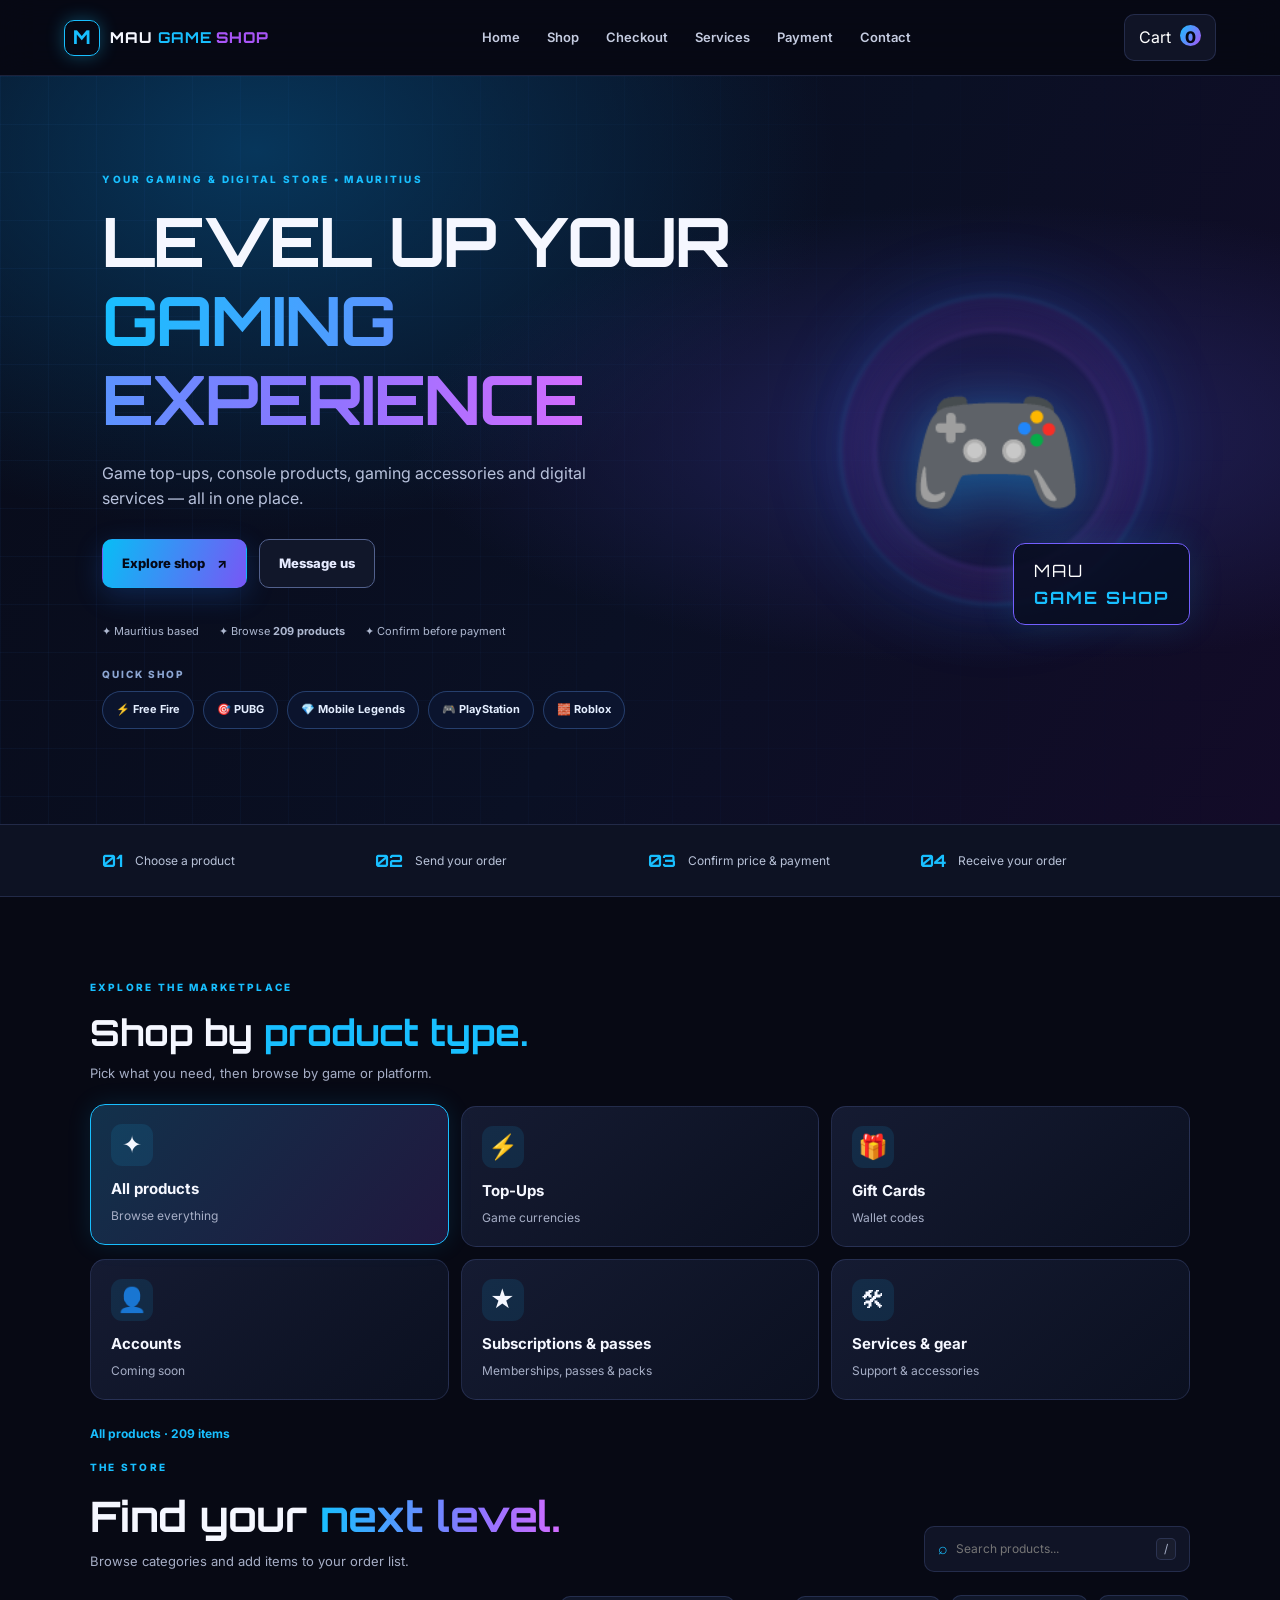
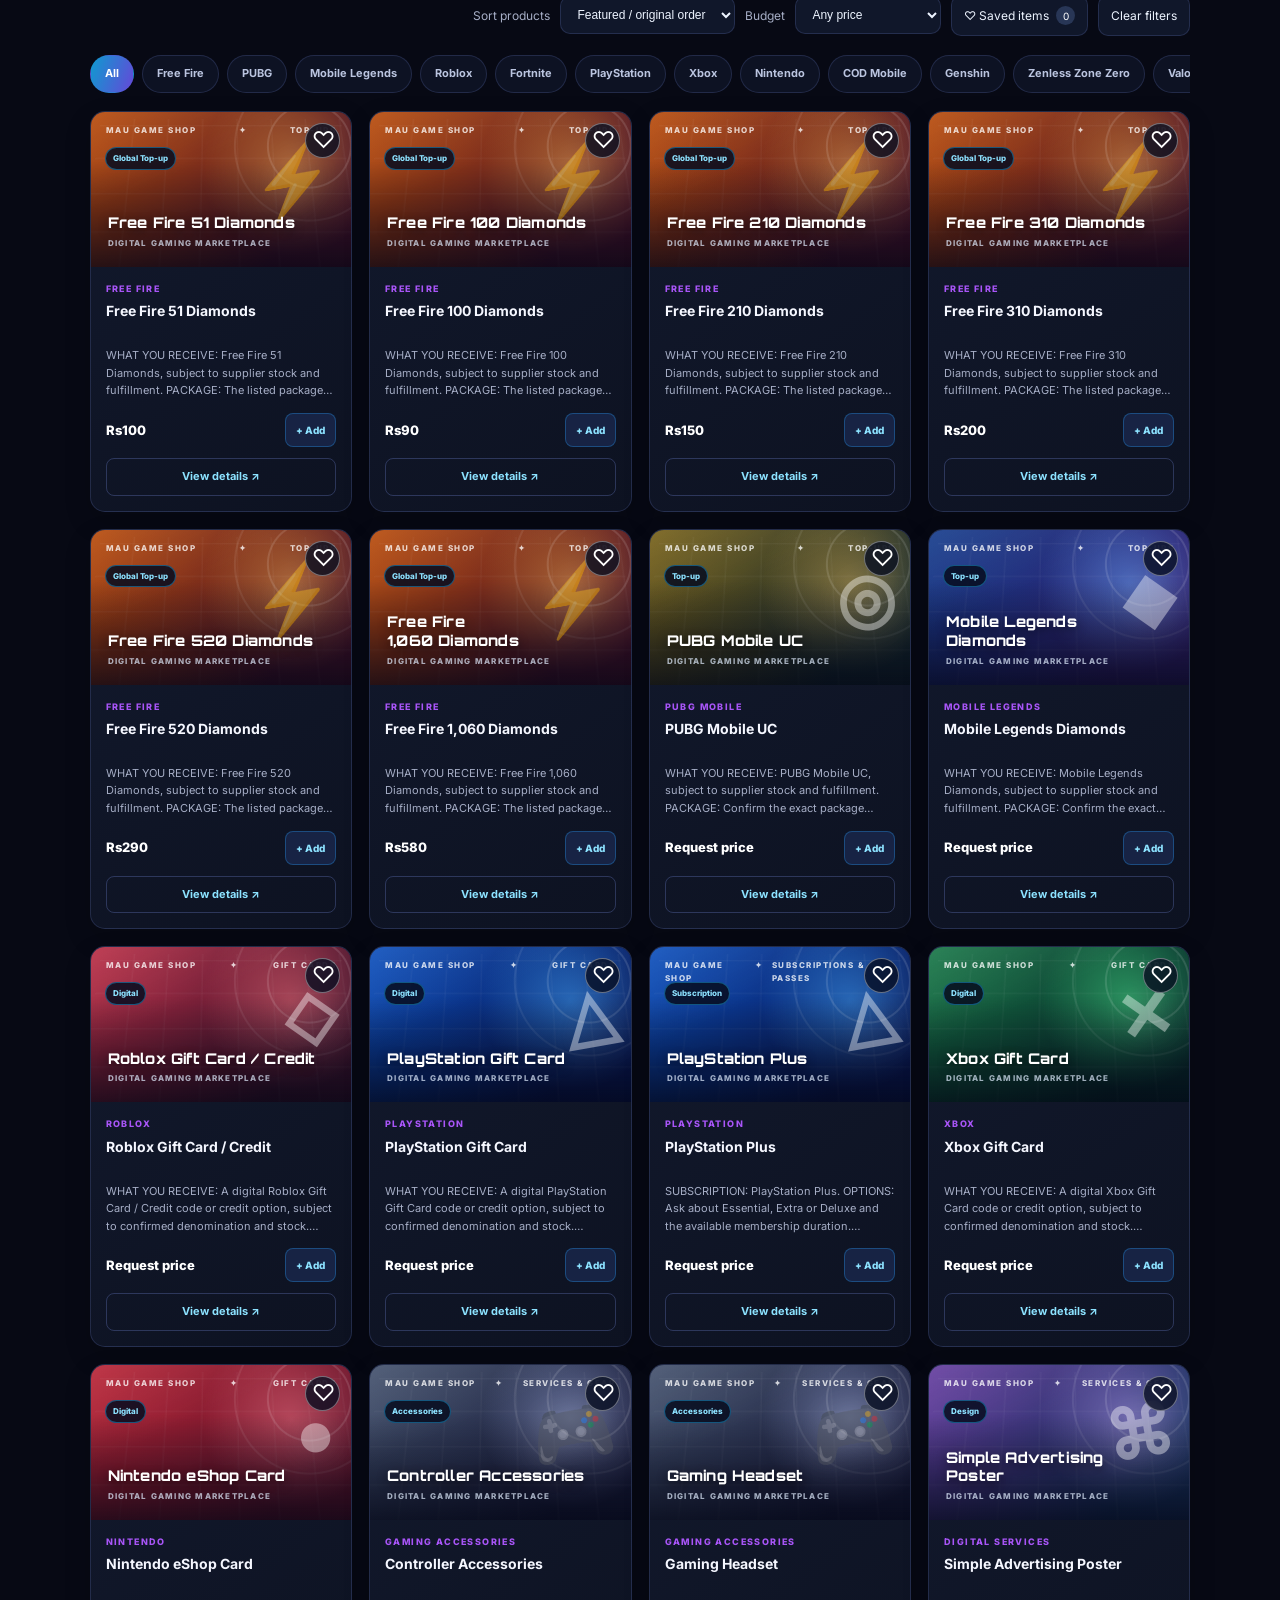
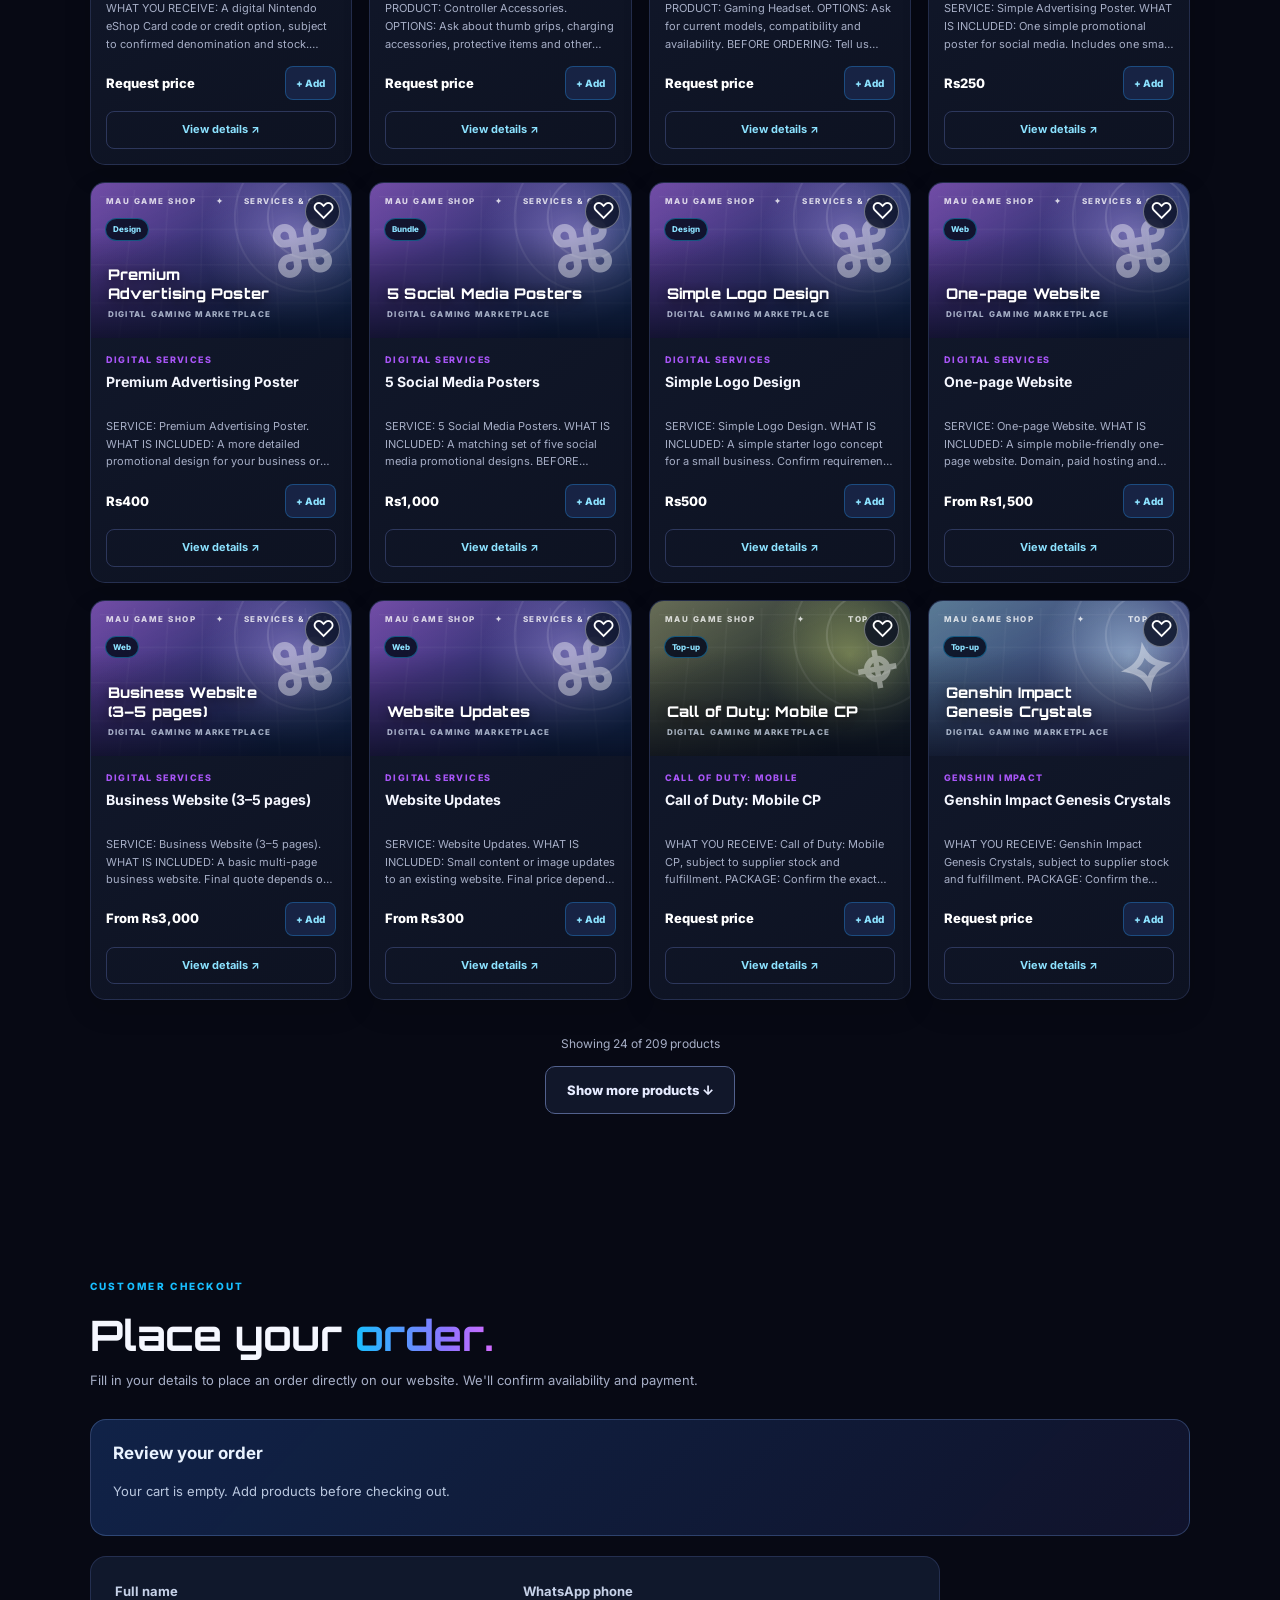
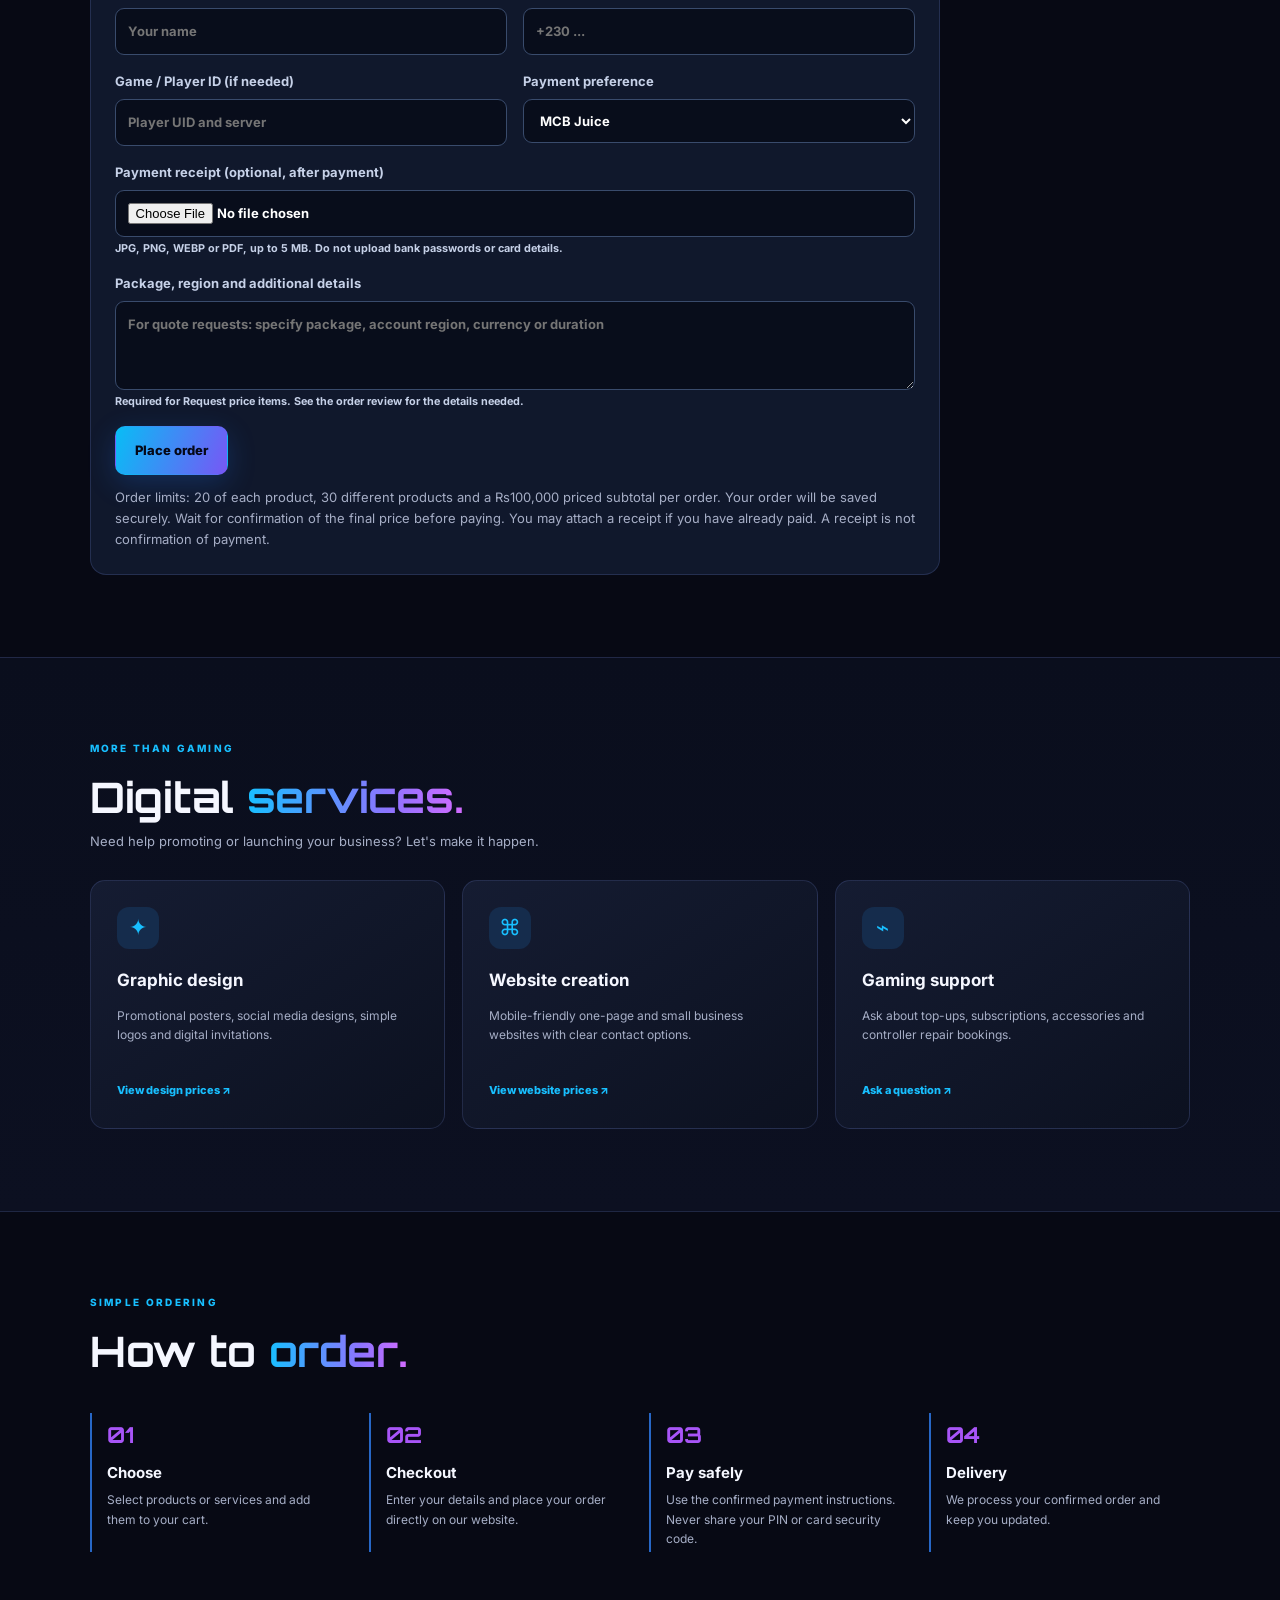
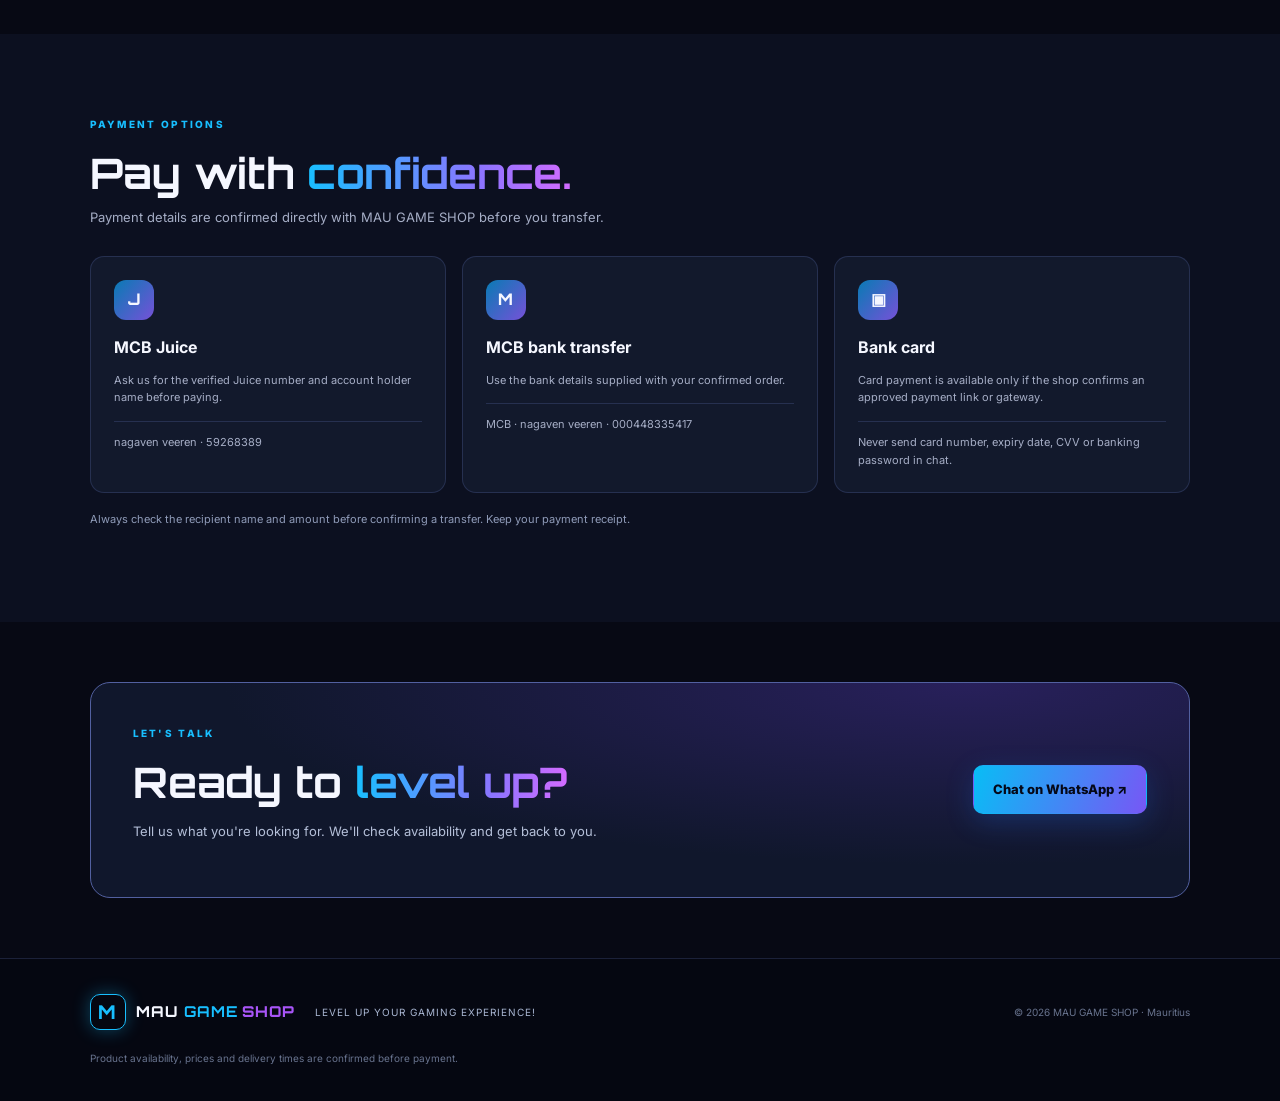
<file: index.html>
<!doctype html>
<html lang="en">
<head>
  <meta charset="utf-8">
  <meta name="viewport" content="width=device-width, initial-scale=1">
  <meta name="theme-color" content="#070914">
  <meta name="description" content="MAU GAME SHOP Mauritius — gaming top-ups, console products, accessories and digital services.">
  <title>MAU GAME SHOP | Gaming Top-Ups & Gift Cards in Mauritius</title>
  <link rel="canonical" href="https://veeren2460.github.io/mau-game-shop/">
  <meta property="og:type" content="website">
  <meta property="og:site_name" content="MAU GAME SHOP">
  <meta property="og:title" content="MAU GAME SHOP | Gaming Top-Ups & Gift Cards in Mauritius">
  <meta property="og:description" content="Browse game top-ups, gift cards, console products, accessories and digital services in Mauritius. Confirm availability and payment before ordering.">
  <meta property="og:url" content="https://veeren2460.github.io/mau-game-shop/">
  <meta name="twitter:card" content="summary">
  <meta name="twitter:title" content="MAU GAME SHOP | Mauritius">
  <meta name="twitter:description" content="Explore gaming top-ups, gift cards, accessories and digital services.">
  <script type="application/ld+json">
  {"@context":"https://schema.org","@type":"Store","name":"MAU GAME SHOP","url":"https://veeren2460.github.io/mau-game-shop/","description":"Mauritius-based gaming top-ups, gift cards, console products, accessories and digital services.","areaServed":{"@type":"Country","name":"Mauritius"},"currenciesAccepted":"MUR"}
  </script>
  <link rel="preconnect" href="https://fonts.googleapis.com">
  <link rel="preconnect" href="https://fonts.gstatic.com" crossorigin>
  <link href="https://fonts.googleapis.com/css2?family=Orbitron:wght@500;600;700;800&family=Inter:wght@400;500;600;700;800&display=swap" rel="stylesheet">
  <link rel="stylesheet" href="style.css">
</head>
<body>
<header class="site-header">
  <a class="brand" href="#home" aria-label="MAU GAME SHOP home"><span class="brand-mark">M</span><span>MAU <b>GAME</b><em>SHOP</em></span></a>
  <button class="menu-toggle" id="menuToggle" type="button" aria-label="Open menu" aria-controls="mainNav" aria-expanded="false">☰</button>
  <nav id="mainNav">
    <a href="#home">Home</a><a href="#shop">Shop</a><a href="#checkout">Checkout</a><a href="#services">Services</a><a href="#payment">Payment</a><a href="#contact">Contact</a>
  </nav>
  <button class="cart-button" id="cartOpen">Cart <span id="cartCount">0</span></button>
</header>

<main>
<section class="hero" id="home">
  <div class="hero-grid"></div>
  <div class="hero-content">
    <p class="eyebrow">YOUR GAMING & DIGITAL STORE • MAURITIUS</p>
    <h1>LEVEL UP YOUR<br><span>GAMING EXPERIENCE</span></h1>
    <p class="hero-copy">Game top-ups, console products, gaming accessories and digital services — all in one place.</p>
    <div class="hero-actions"><a class="btn primary" href="#shop">Explore shop <span>↗</span></a><a class="btn ghost" href="#contact">Message us</a></div>
    <div class="hero-points"><span>✦ Mauritius based</span><span>✦ Browse <strong id="heroProductCount">our products</strong></span><span>✦ Confirm before payment</span></div>
    <div class="hero-shortcuts" aria-label="Popular gaming categories">
      <span class="hero-shortcuts-title">QUICK SHOP</span>
      <a href="#shop" data-hero-category="Free Fire">⚡ Free Fire</a>
      <a href="#shop" data-hero-category="PUBG Mobile">🎯 PUBG</a>
      <a href="#shop" data-hero-category="Mobile Legends">💎 Mobile Legends</a>
      <a href="#shop" data-hero-category="PlayStation">🎮 PlayStation</a>
      <a href="#shop" data-hero-category="Roblox">🧱 Roblox</a>
    </div>
  </div>
  <div class="hero-art" aria-hidden="true"><div class="orb orb-one"></div><div class="orb orb-two"></div><div class="controller">🎮</div><div class="hero-stamp">MAU<br><b>GAME SHOP</b></div></div>
</section>

<section class="trust-strip"><div><b>01</b><span>Choose a product</span></div><div><b>02</b><span>Send your order</span></div><div><b>03</b><span>Confirm price & payment</span></div><div><b>04</b><span>Receive your order</span></div></section>

<section class="section" id="shop">
  <div class="marketplace-intro"><p class="eyebrow">EXPLORE THE MARKETPLACE</p><h2>Shop by <span>product type.</span></h2><p class="muted">Pick what you need, then browse by game or platform.</p></div>
  <div class="marketplace-types" id="typeFilters" aria-label="Shop by product type">
    <button class="type-tile active" data-type="All" aria-pressed="true"><span class="type-icon">✦</span><strong>All products</strong><small>Browse everything</small></button>
    <button class="type-tile" data-type="Top-Ups" aria-pressed="false"><span class="type-icon">⚡</span><strong>Top-Ups</strong><small>Game currencies</small></button>
    <button class="type-tile" data-type="Gift Cards" aria-pressed="false"><span class="type-icon">🎁</span><strong>Gift Cards</strong><small>Wallet codes</small></button>
    <button class="type-tile" data-type="Accounts" aria-pressed="false"><span class="type-icon">👤</span><strong>Accounts</strong><small>Coming soon</small></button>
    <button class="type-tile" data-type="Subscriptions" aria-pressed="false"><span class="type-icon">★</span><strong>Subscriptions & passes</strong><small>Memberships, passes & packs</small></button>
    <button class="type-tile" data-type="Services" aria-pressed="false"><span class="type-icon">🛠</span><strong>Services & gear</strong><small>Support & accessories</small></button>
  </div>
  <div class="browse-context" id="browseContext" aria-live="polite">Browsing all products</div>
  <div class="section-heading"><div><p class="eyebrow">THE STORE</p><h2>Find your <span>next level.</span></h2><p class="muted">Browse categories and add items to your order list.</p></div><div class="search-wrap"><span aria-hidden="true">⌕</span><input id="searchInput" type="search" placeholder="Search products..." aria-label="Search products" aria-keyshortcuts="/ Control+K Meta+K"><span class="search-shortcut" aria-hidden="true">/</span></div></div>
  <div class="browse-toolbar"><label for="sortProducts">Sort products</label><select id="sortProducts" aria-label="Sort products"><option value="default">Featured / original order</option><option value="price-asc">Price: low to high</option><option value="price-desc">Price: high to low</option><option value="name">Name: A to Z</option></select><label for="priceFilter">Budget</label><select id="priceFilter" aria-label="Filter by budget"><option value="all">Any price</option><option value="500">Up to Rs500</option><option value="1000">Up to Rs1,000</option><option value="2000">Up to Rs2,000</option><option value="5000">Up to Rs5,000</option><option value="quote">Request price only</option></select><button type="button" id="favoritesFilter" aria-pressed="false">♡ Saved items <span id="favoritesCount">0</span></button><button type="button" id="resetBrowse">Clear filters</button></div>
  <div id="activeFilterChips" class="active-filter-chips" aria-label="Active product filters" hidden></div>
  <div class="category-row" id="categoryFilters">
    <button class="filter active" data-category="All">All</button>
    <button class="filter" data-category="Free Fire">Free Fire</button>
    <button class="filter" data-category="PUBG Mobile">PUBG</button>
    <button class="filter" data-category="Mobile Legends">Mobile Legends</button>
    <button class="filter" data-category="Roblox">Roblox</button>
    <button class="filter" data-category="Fortnite">Fortnite</button>
    <button class="filter" data-category="PlayStation">PlayStation</button>
    <button class="filter" data-category="Xbox">Xbox</button>
    <button class="filter" data-category="Nintendo">Nintendo</button>
    <button class="filter" data-category="Call of Duty: Mobile">COD Mobile</button>
    <button class="filter" data-category="Genshin Impact">Genshin</button>
    <button class="filter" data-category="Zenless Zone Zero">Zenless Zone Zero</button>
    <button class="filter" data-category="Valorant">Valorant</button>
    <button class="filter" data-category="eFootball">eFootball</button>
    <button class="filter" data-category="Blood Strike">Blood Strike</button>
    <button class="filter" data-category="Honkai: Star Rail">Honkai: Star Rail</button>
    <button class="filter" data-category="Steam & Gift Cards">Steam & Gift Cards</button>
    <button class="filter" data-category="Amazon">Amazon</button>
    <button class="filter" data-category="Razer Gold">Razer Gold</button>
    <button class="filter" data-category="Google Play">Google Play</button>
    <button class="filter" data-category="Gaming Accessories">Accessories</button>
    <button class="filter" data-category="Digital Services">Digital services</button>
  </div>
  <div id="recentlyViewed" class="recently-viewed" hidden><div class="recently-head"><h3>Recently viewed</h3><button type="button" id="clearRecentlyViewed">Clear history</button></div><div id="recentlyViewedItems" class="recently-items"></div></div>
  <div class="product-grid" id="productGrid"><div class="loading">Loading products...</div></div>
  <div class="load-more-wrap" id="loadMoreWrap" hidden><p id="catalogProgress" aria-live="polite"></p><button type="button" id="loadMoreProducts" class="btn ghost">Show more products ↓</button></div>
</section>

<section class="section" id="checkout"><div class="section-heading"><div><p class="eyebrow">CUSTOMER CHECKOUT</p><h2>Place your <span>order.</span></h2><p class="muted">Fill in your details to place an order directly on our website. We'll confirm availability and payment.</p></div></div><div class="checkout-review" id="checkoutReview" aria-live="polite"><h3>Review your order</h3><p>Your cart is empty. Add products before checking out.</p></div><form id="checkoutForm" class="checkout-form"><label>Full name<input id="customerName" maxlength="100" required autocomplete="name" placeholder="Your name"></label><label>WhatsApp phone<input id="customerPhone" type="tel" maxlength="30" required autocomplete="tel" placeholder="+230 ..."></label><label>Game / Player ID (if needed)<input id="customerPlayer" maxlength="120" placeholder="Player UID and server"></label><label>Payment preference<select id="customerPayment"><option value="Juice">MCB Juice</option><option value="MCB">MCB transfer</option><option value="Card inquiry">Bank card (ask availability)</option></select></label><label class="checkout-wide">Payment receipt (optional, after payment)<input id="paymentProof" type="file" accept="image/jpeg,image/png,image/webp,application/pdf"><small>JPG, PNG, WEBP or PDF, up to 5 MB. Do not upload bank passwords or card details.</small></label><label class="checkout-wide">Package, region and additional details<textarea id="customerNote" maxlength="500" rows="3" placeholder="For quote requests: specify package, account region, currency or duration" aria-describedby="quoteDetailsHelp"></textarea><small id="quoteDetailsHelp">Required for Request price items. See the order review for the details needed.</small></label><div class="checkout-wide"><button class="btn primary" type="submit">Place order</button><div id="checkoutStatus" role="status" aria-live="polite"></div><p class="muted">Order limits: 20 of each product, 30 different products and a Rs100,000 priced subtotal per order. Your order will be saved securely. Wait for confirmation of the final price before paying. You may attach a receipt if you have already paid. A receipt is not confirmation of payment.</p></div></form></section>
<section class="services-section section" id="services">
  <div class="section-heading"><div><p class="eyebrow">MORE THAN GAMING</p><h2>Digital <span>services.</span></h2><p class="muted">Need help promoting or launching your business? Let's make it happen.</p></div></div>
  <div class="service-grid">
    <article class="service-card"><div class="service-icon">✦</div><h3>Graphic design</h3><p>Promotional posters, social media designs, simple logos and digital invitations.</p><a href="#shop" data-service-filter="Digital Services">View design prices ↗</a></article>
    <article class="service-card"><div class="service-icon">⌘</div><h3>Website creation</h3><p>Mobile-friendly one-page and small business websites with clear contact options.</p><a href="#shop" data-service-filter="Digital Services">View website prices ↗</a></article>
    <article class="service-card"><div class="service-icon">⌁</div><h3>Gaming support</h3><p>Ask about top-ups, subscriptions, accessories and controller repair bookings.</p><a href="#contact">Ask a question ↗</a></article>
  </div>
</section>

<section class="how-section section">
  <div class="section-heading"><div><p class="eyebrow">SIMPLE ORDERING</p><h2>How to <span>order.</span></h2></div></div>
  <div class="steps"><div><b>01</b><h3>Choose</h3><p>Select products or services and add them to your cart.</p></div><div><b>02</b><h3>Checkout</h3><p>Enter your details and place your order directly on our website.</p></div><div><b>03</b><h3>Pay safely</h3><p>Use the confirmed payment instructions. Never share your PIN or card security code.</p></div><div><b>04</b><h3>Delivery</h3><p>We process your confirmed order and keep you updated.</p></div></div>
</section>

<section class="payment-section section" id="payment">
  <div class="section-heading"><div><p class="eyebrow">PAYMENT OPTIONS</p><h2>Pay with <span>confidence.</span></h2><p class="muted">Payment details are confirmed directly with MAU GAME SHOP before you transfer.</p></div></div>
  <div class="payment-grid">
    <article class="payment-card"><div class="pay-symbol">J</div><h3>MCB Juice</h3><p>Ask us for the verified Juice number and account holder name before paying.</p><small id="juiceDetails">Juice details to be added by the shop owner.</small></article>
    <article class="payment-card"><div class="pay-symbol">M</div><h3>MCB bank transfer</h3><p>Use the bank details supplied with your confirmed order.</p><small id="bankDetails">Bank account details to be added by the shop owner.</small></article>
    <article class="payment-card"><div class="pay-symbol">▣</div><h3>Bank card</h3><p>Card payment is available only if the shop confirms an approved payment link or gateway.</p><small>Never send card number, expiry date, CVV or banking password in chat.</small></article>
  </div>
  <p class="payment-note">Always check the recipient name and amount before confirming a transfer. Keep your payment receipt.</p>
</section>

<section class="contact-section section" id="contact">
  <div class="contact-panel"><div><p class="eyebrow">LET'S TALK</p><h2>Ready to <span>level up?</span></h2><p>Tell us what you're looking for. We'll check availability and get back to you.</p></div><a class="btn primary" id="contactWhatsApp" href="#">Chat on WhatsApp ↗</a></div>
</section>
</main>

<footer class="footer"><a class="brand" href="#home"><span class="brand-mark">M</span><span>MAU <b>GAME</b><em>SHOP</em></span></a><p>LEVEL UP YOUR GAMING EXPERIENCE!</p><small>© <span id="year"></span> MAU GAME SHOP · Mauritius</small><small class="footer-note">Product availability, prices and delivery times are confirmed before payment.</small></footer>

<div class="cart-overlay" id="cartOverlay" hidden></div>
<aside class="cart-drawer" id="cartDrawer" role="dialog" aria-modal="true" aria-label="Shopping cart" aria-hidden="true" inert>
  <div class="cart-head"><div><p class="eyebrow">YOUR ORDER</p><h2>Shopping cart</h2></div><button id="cartClose" class="icon-button" aria-label="Close cart">×</button></div>
  <div id="cartItems" class="cart-items"><p class="muted">Your cart is empty.</p></div>
  <div class="cart-bottom"><div class="cart-total"><span>Known-price subtotal</span><b id="cartTotal">Rs0</b></div><p class="muted tiny">Items marked “Request price” will be quoted after we check availability. Final total is confirmed by the shop.</p><button id="whatsappOrder" class="btn primary full">Proceed to checkout</button><button id="sendWhatsAppOrder" type="button" class="btn ghost full">Order via WhatsApp</button><button id="clearCart" class="text-button">Clear cart</button></div>
</aside>
<dialog id="productDialog" class="product-dialog" aria-label="Product details"><button type="button" class="detail-close" id="closeProduct" aria-label="Close product details">×</button><div id="productDetail"></div></dialog>
<div class="toast" id="toast" role="status" aria-live="polite"></div>
<script src="script.js?v=checkout-fixes-20261104"></script>
</body>
</html>
</file>
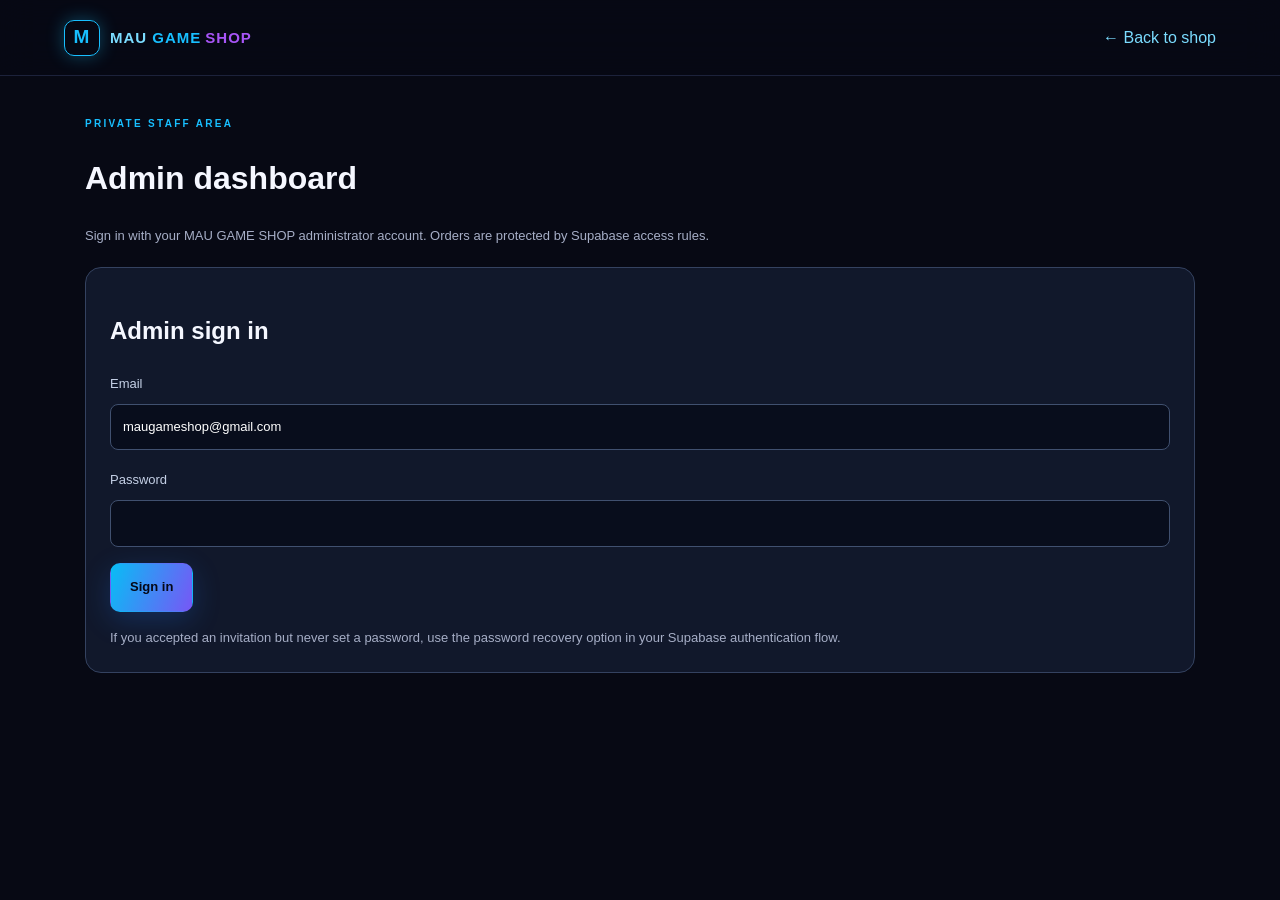
<file: admin.html>
<!doctype html>
<html lang="en"><head><meta charset="utf-8"><meta name="viewport" content="width=device-width,initial-scale=1"><title>MAU GAME SHOP — Admin</title><link rel="stylesheet" href="style.css"><style>
.admin-shell{max-width:1150px;margin:40px auto;padding:0 20px}.admin-panel{background:#11182b;border:1px solid #344260;border-radius:16px;padding:24px;margin:20px 0}.admin-panel input,.admin-panel select{display:block;width:100%;background:#080d1c;color:#fff;border:1px solid #40506f;border-radius:8px;padding:12px;margin:8px 0 16px}.admin-panel label{font-size:13px;color:#c5d0e6}.admin-panel button{cursor:pointer}.admin-stats{display:grid;grid-template-columns:repeat(auto-fit,minmax(160px,1fr));gap:12px}.admin-stats div{background:#141f36;padding:18px;border-radius:10px}.admin-stats strong{display:block;font-size:24px;color:#55d4ff}.order-card{border:1px solid #344260;border-radius:10px;padding:18px;margin:12px 0;background:#0b1121}.order-card p{overflow-wrap:anywhere}.order-card select{max-width:250px}.admin-error{color:#ff9cac}.admin-ok{color:#8ae7bf}a{color:#7bdcff}button:disabled{opacity:.55;cursor:wait}
</style></head><body><header class="site-header"><a class="brand" href="index.html"><span class="brand-mark">M</span><span>MAU <b>GAME</b><em>SHOP</em></span></a><a href="index.html">← Back to shop</a></header>
<main class="admin-shell"><p class="eyebrow">PRIVATE STAFF AREA</p><h1>Admin dashboard</h1><p class="muted">Sign in with your MAU GAME SHOP administrator account. Orders are protected by Supabase access rules.</p>
<section class="admin-panel" id="loginPanel"><h2>Admin sign in</h2><form id="loginForm"><label>Email<input type="email" id="email" value="maugameshop@gmail.com" autocomplete="username" required></label><label>Password<input type="password" id="password" autocomplete="current-password" required></label><button class="btn primary" id="loginBtn">Sign in</button></form><p id="loginStatus" role="status"></p><p class="muted">If you accepted an invitation but never set a password, use the password recovery option in your Supabase authentication flow.</p></section>
<section id="dashboard" hidden><div class="admin-panel"><div style="display:flex;justify-content:space-between;gap:12px;flex-wrap:wrap"><h2>Orders</h2><div><button class="btn ghost" id="refreshBtn">Refresh</button> <button class="btn ghost" id="logoutBtn">Sign out</button></div></div><p id="adminStatus" role="status"></p><div class="admin-stats"><div>Orders<strong id="orderCount">0</strong></div><div>Paid / completed revenue<strong id="salesTotal">Rs0</strong></div><div>Pending orders<strong id="pendingCount">0</strong></div></div><div id="ordersList"></div></div></section>
</main><script>
const BASE="https://czncneyrbtepheyuwett.supabase.co", KEY="sb_publishable_57CYWH5ZetDxyEx8fLD8hg_wuJNw9om";
let session=null, orders=[];
const $=s=>document.querySelector(s), money=n=>"Rs"+Number(n||0).toLocaleString("en-MU");
function el(tag,text){const x=document.createElement(tag);x.textContent=String(text??"");return x}
function status(msg,error=false){const p=$("#adminStatus");p.textContent=msg;p.className=error?"admin-error":"admin-ok"}
async function api(path,opts={}){const headers={"apikey":KEY,"Content-Type":"application/json",...(session?{"Authorization":"Bearer "+session.access_token}:{}) ,...(opts.headers||{})};const r=await fetch(BASE+path,{...opts,headers});const raw=await r.text();let data;try{data=raw?JSON.parse(raw):null}catch{data=raw}if(!r.ok)throw Error(typeof data==="object"?(data.msg||data.message||data.error_description||data.error||"Request failed"):String(data));return data}
function showDashboard(){ $("#loginPanel").hidden=true;$("#dashboard").hidden=false;loadOrders()}
async function refreshToken(){if(!session?.refresh_token)return false;try{const next=await api("/auth/v1/token?grant_type=refresh_token",{method:"POST",body:JSON.stringify({refresh_token:session.refresh_token})});session=next;sessionStorage.setItem("mau_admin_session",JSON.stringify(next));return true}catch{return false}}
async function loadOrders(){status("Loading orders…");try{if(session?.expires_at && session.expires_at*1000<Date.now()+60000)await refreshToken();const user=await api("/auth/v1/user");if(user?.app_metadata?.role!=="admin")throw Error("This account does not have admin permissions. Sign out and sign in again.");orders=await api("/rest/v1/orders?select=*&order=created_at.desc&limit=200");renderOrders();status("Orders updated. Showing up to 200 latest orders.")}catch(e){status(e.message,true)}}
function orderPricing(o){
 const items=Array.isArray(o.items)?o.items:[];
 const startingIds=new Set(["website-one","website-business","website-update"]);
 const quote=items.some(i=>i.unit_price==null);
 const from=items.some(i=>i.price_mode==="from"||startingIds.has(i.id));
 const pending=["pending","awaiting_payment"].includes(o.status);
 if(pending&&items.length&&items.every(i=>i.unit_price==null))return "Awaiting quote — no final total confirmed";
 if(pending&&quote)return "Priced items subtotal: "+(from?"From ":"")+money(o.subtotal_mur)+" — quote items extra";
 if(pending&&from)return "Starting-price subtotal: From "+money(o.subtotal_mur)+" — final quote required";
 return (pending?"Provisional total: ":"Recorded total: ")+money(o.total_mur);
}
function adminItemPrice(item){
 if(item.unit_price==null)return "Quote needed";
 const from=item.price_mode==="from"||["website-one","website-business","website-update"].includes(item.id);
 return (from?"From ":"")+money(item.unit_price)+" each";
}
function renderOrders(){const root=$("#ordersList");root.replaceChildren();$("#orderCount").textContent=orders.length;$("#pendingCount").textContent=orders.filter(o=>["pending","awaiting_payment"].includes(o.status)).length;$("#salesTotal").textContent=money(orders.filter(o=>["paid","processing","completed"].includes(o.status)).reduce((s,o)=>s+Number(o.total_mur||0),0));if(!orders.length){root.append(el("p","No orders saved yet."));return}
for(const o of orders){const card=el("article");card.className="order-card";card.append(el("h3","Order #"+o.order_number+" — "+o.customer_name));card.append(el("p","Phone: "+o.customer_phone+" | Payment: "+o.payment_method+" | "+orderPricing(o)));card.append(el("p","Created: "+new Date(o.created_at).toLocaleString("en-MU")));if(o.game_player_id)card.append(el("p","Player ID: "+o.game_player_id));if(o.customer_note)card.append(el("p","Note: "+o.customer_note));const ul=el("ul");for(const item of (Array.isArray(o.items)?o.items:[]))ul.append(el("li",(item.name||item.id||"Item")+" × "+(item.qty||1)+" — "+adminItemPrice(item)));card.append(ul);const label=el("label","Order status");const sel=el("select");for(const s of ["pending","awaiting_payment","paid","processing","completed","cancelled","refunded"]){const opt=el("option",s.replaceAll("_"," "));opt.value=s;opt.selected=s===o.status;sel.append(opt)}sel.addEventListener("change",async()=>{sel.disabled=true;try{await api("/rest/v1/orders?id=eq."+encodeURIComponent(o.id),{method:"PATCH",headers:{"Prefer":"return=minimal"},body:JSON.stringify({status:sel.value})});await loadOrders()}catch(e){status(e.message,true);sel.value=o.status}finally{sel.disabled=false}});label.append(sel);card.append(label);if(o.payment_proof_path){const btn=el("button","View payment proof");btn.className="btn ghost";btn.addEventListener("click",async()=>{try{const r=await api("/storage/v1/object/sign/payment-proofs/"+o.payment_proof_path,{method:"POST",body:JSON.stringify({expiresIn:60})});if(r.signedURL)window.open(BASE+"/storage/v1"+r.signedURL,"_blank","noopener");else throw Error("Unable to open proof")}catch(e){status(e.message,true)}});card.append(btn)}root.append(card)}}
$("#loginForm").addEventListener("submit",async e=>{e.preventDefault();const b=$("#loginBtn");b.disabled=true;$("#loginStatus").textContent="Signing in…";try{const next=await api("/auth/v1/token?grant_type=password",{method:"POST",body:JSON.stringify({email:$("#email").value.trim(),password:$("#password").value})});session=next;const user=await api("/auth/v1/user");if(user?.app_metadata?.role!=="admin")throw Error("Account is not an admin. Please sign out and sign back in.");sessionStorage.setItem("mau_admin_session",JSON.stringify(session));$("#password").value="";showDashboard()}catch(err){session=null;$("#loginStatus").textContent=err.message;$("#loginStatus").className="admin-error"}finally{b.disabled=false}});
$("#refreshBtn").onclick=loadOrders;$("#logoutBtn").onclick=async()=>{try{await api("/auth/v1/logout",{method:"POST"})}catch{}session=null;sessionStorage.removeItem("mau_admin_session");$("#dashboard").hidden=true;$("#loginPanel").hidden=false};
try{session=JSON.parse(sessionStorage.getItem("mau_admin_session")||"null")}catch{}if(session){refreshToken().then(ok=>{if(ok)showDashboard();else{session=null;sessionStorage.removeItem("mau_admin_session")}})}
</script></body></html>
</file>
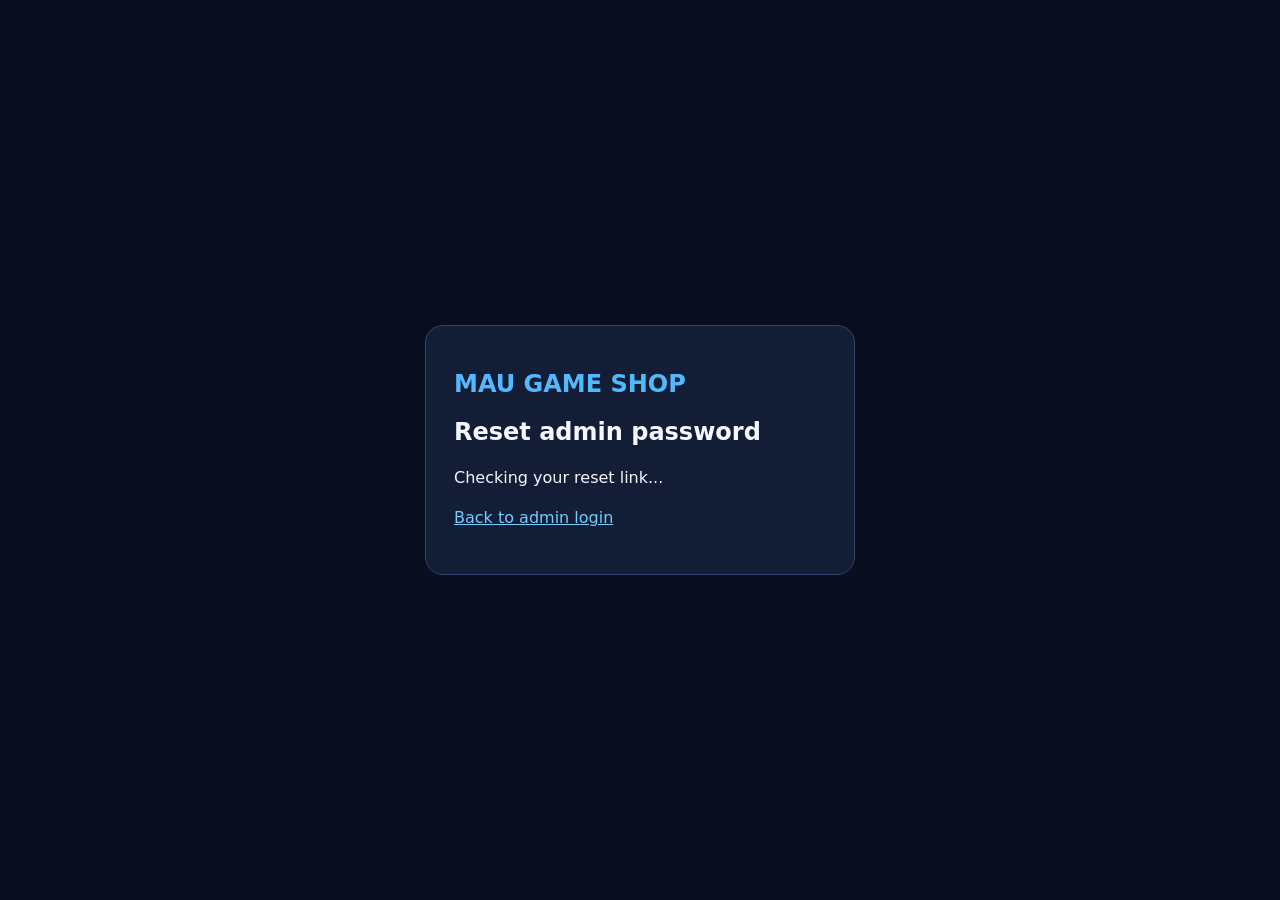
<file: reset-password.html>
<!doctype html><html lang="en"><head><meta charset="utf-8"><meta name="viewport" content="width=device-width,initial-scale=1"><title>Reset admin password | MAU GAME SHOP</title><style>body{margin:0;background:#090e1e;color:#f5f7ff;font:16px system-ui,Arial;display:grid;min-height:100vh;place-items:center;padding:20px;box-sizing:border-box}main{background:#131d35;border:1px solid #34446c;border-radius:18px;padding:28px;max-width:430px;width:100%;box-sizing:border-box}h1{font-size:24px;color:#52b9ff}label{display:block;margin:18px 0 8px}input,button{width:100%;box-sizing:border-box;padding:13px;border-radius:9px;font:inherit}input{background:#0a1225;border:1px solid #566381;color:white}button{margin-top:17px;border:0;background:#26aaf5;color:#071020;font-weight:750;cursor:pointer}button:disabled{opacity:.6}p{line-height:1.5}#status{min-height:24px}a{color:#75ccff}</style></head><body><main><h1>MAU GAME SHOP</h1><h2>Reset admin password</h2><p id="status">Checking your reset link...</p><form id="passwordForm" hidden><label for="password">New password</label><input id="password" type="password" autocomplete="new-password" minlength="12" required><label for="confirm">Confirm password</label><input id="confirm" type="password" autocomplete="new-password" minlength="12" required><button id="save" type="submit">Save new password</button></form><form id="emailForm" hidden><p>Request a fresh reset link for your admin email.</p><label for="email">Admin email</label><input id="email" type="email" autocomplete="email" required><button type="submit">Send password reset email</button></form><p><a href="./admin.html">Back to admin login</a></p></main><script type="module">
import {createClient} from "https://esm.sh/@supabase/supabase-js@2.49.4";
const supabase=createClient("https://czncneyrbtepheyuwett.supabase.co","sb_publishable_57CYWH5ZetDxyEx8fLD8hg_wuJNw9om",{auth:{detectSessionInUrl:false,persistSession:false,autoRefreshToken:false}});
const status=document.querySelector("#status"),passwordForm=document.querySelector("#passwordForm"),emailForm=document.querySelector("#emailForm");
const showRequest=(message)=>{status.textContent=message;emailForm.hidden=false;passwordForm.hidden=true};
async function init(){
 try{
 const hash=new URLSearchParams(location.hash.slice(1)),query=new URLSearchParams(location.search);
 const error=hash.get("error_description")||query.get("error_description");
 if(error){history.replaceState(null,"",location.pathname);showRequest("Reset link error: "+error);return}
 let result;
 if(query.get("code"))result=await supabase.auth.exchangeCodeForSession(query.get("code"));
 else if(query.get("token_hash"))result=await supabase.auth.verifyOtp({token_hash:query.get("token_hash"),type:"recovery"});
 else if(hash.get("access_token")&&hash.get("refresh_token"))result=await supabase.auth.setSession({access_token:hash.get("access_token"),refresh_token:hash.get("refresh_token")});
 history.replaceState(null,"",location.pathname);
 if(!result||result.error||!result.data?.session){showRequest("Open a fresh password reset link from your email, or request one below.");return}
 status.textContent="Link verified. Choose a new password (at least 12 characters).";passwordForm.hidden=false;
 }catch(e){history.replaceState(null,"",location.pathname);showRequest("Could not verify the reset link. Request a fresh one below.")}
}
passwordForm.addEventListener("submit",async e=>{e.preventDefault();const p=document.querySelector("#password").value,c=document.querySelector("#confirm").value;if(p!==c){status.textContent="Passwords do not match.";return}const b=document.querySelector("#save");b.disabled=true;const {error}=await supabase.auth.updateUser({password:p});b.disabled=false;if(error){status.textContent=error.message;return}passwordForm.hidden=true;status.textContent="Password updated! You can now log in to the admin dashboard.";await supabase.auth.signOut()});
emailForm.addEventListener("submit",async e=>{e.preventDefault();const b=e.target.querySelector("button");b.disabled=true;const {error}=await supabase.auth.resetPasswordForEmail(document.querySelector("#email").value,{redirectTo:"https://veeren2460.github.io/mau-game-shop/reset-password.html"});b.disabled=false;status.textContent=error?error.message:"If the account exists, a new reset email will be sent. Check your inbox."});
init();
</script></body></html>
</file>
<file: style.css>
:root{--bg:#070914;--panel:#101426;--panel2:#151b31;--text:#f5f7ff;--muted:#a6aec6;--blue:#18bfff;--purple:#a855f7;--line:rgba(135,159,255,.17);--glow:0 0 35px rgba(24,191,255,.13);--font:'Inter',sans-serif;--display:'Orbitron',sans-serif}
*{box-sizing:border-box}html{scroll-behavior:smooth;scroll-padding-top:88px}body{margin:0;background:var(--bg);color:var(--text);font-family:var(--font);line-height:1.6}a{color:inherit;text-decoration:none}button,input{font:inherit}.site-header{height:76px;padding:0 max(5vw,22px);display:flex;align-items:center;justify-content:space-between;gap:25px;position:sticky;top:0;z-index:20;background:rgba(7,9,20,.9);backdrop-filter:blur(18px);border-bottom:1px solid var(--line)}.brand{display:flex;align-items:center;gap:10px;font-family:var(--display);font-size:15px;font-weight:800;letter-spacing:1px;white-space:nowrap}.brand b{color:var(--blue)}.brand em{font-style:normal;color:var(--purple);margin-left:4px}.brand-mark{display:grid;place-items:center;width:36px;height:36px;border:1px solid var(--blue);border-radius:10px;color:var(--blue);box-shadow:0 0 18px #18bfff55;font-size:19px}nav{display:flex;gap:27px;color:#c4cbe0;font-size:13px;font-weight:600}nav a:hover{color:var(--blue)}.cart-button,.menu-toggle{border:1px solid var(--line);background:var(--panel);color:white;border-radius:10px;padding:10px 14px;cursor:pointer}.cart-button span{display:inline-grid;place-items:center;background:linear-gradient(120deg,var(--blue),var(--purple));border-radius:20px;color:#050713;min-width:21px;height:21px;margin-left:5px;font-weight:800}.menu-toggle{display:none}
.hero{min-height:590px;padding:95px max(8vw,25px);position:relative;overflow:hidden;display:flex;align-items:center;background:radial-gradient(ellipse at 78% 48%,#22215a 0,transparent 42%),radial-gradient(ellipse at 20% 10%,#07365b 0,transparent 40%),linear-gradient(120deg,#080b19,#0a1024 55%,#130b28)}.hero-grid{position:absolute;inset:0;background-image:linear-gradient(rgba(65,140,255,.05) 1px,transparent 1px),linear-gradient(90deg,rgba(65,140,255,.05) 1px,transparent 1px);background-size:48px 48px;mask-image:linear-gradient(90deg,black,transparent)}.hero-content{position:relative;z-index:2;max-width:650px}.eyebrow{font-size:10px;letter-spacing:2.3px;color:var(--blue);font-weight:800;margin:0 0 15px}.hero h1{font-family:var(--display);font-size:clamp(34px,5.4vw,68px);line-height:1.16;letter-spacing:-2px;margin:0}.hero h1 span,.section-heading h2 span,.contact-panel h2 span{background:linear-gradient(90deg,var(--blue),#8c74ff 65%,#d36bff);color:transparent;background-clip:text}.hero-copy{color:#b8c2dc;max-width:520px;margin:22px 0 27px;font-size:16px}.hero-actions{display:flex;gap:12px;flex-wrap:wrap}.btn{display:inline-flex;justify-content:center;align-items:center;gap:12px;border-radius:10px;padding:13px 19px;font-weight:800;font-size:13px;border:1px solid transparent;cursor:pointer;transition:.2s}.btn:hover{transform:translateY(-2px)}.primary{background:linear-gradient(110deg,#08bdf5,#7757f5);color:#050817;box-shadow:0 8px 28px #227cff38}.ghost{border-color:#52618d;color:#e6ebff;background:#11172a}.hero-points{display:flex;gap:20px;flex-wrap:wrap;margin-top:35px;color:#aeb8d0;font-size:11px}.hero-art{position:absolute;right:7%;top:50%;transform:translateY(-50%);width:390px;height:390px;display:grid;place-items:center}.orb{position:absolute;border-radius:50%;filter:blur(2px)}.orb-one{width:310px;height:310px;border:1px solid #17bfff66;box-shadow:0 0 80px #137cff33,inset 0 0 70px #6e45ff2b}.orb-two{width:240px;height:240px;border:1px solid #a855f766;box-shadow:0 0 70px #a855f733}.controller{font-size:145px;filter:drop-shadow(0 12px 30px #12bfff66);z-index:1}.hero-stamp{position:absolute;bottom:20px;right:0;z-index:2;font-family:var(--display);font-size:17px;letter-spacing:2px;color:white;background:#080d20d9;border:1px solid #735fff;padding:13px 20px;border-radius:12px;box-shadow:var(--glow)}.hero-stamp b{color:var(--blue)}
.trust-strip{display:grid;grid-template-columns:repeat(4,1fr);background:#0d1223;border-block:1px solid var(--line);padding:22px 8%;gap:15px}.trust-strip div{display:flex;align-items:center;gap:12px;color:#b8c2d8;font-size:12px}.trust-strip b{font-family:var(--display);color:var(--blue);font-size:17px}
.section{padding:82px max(7vw,22px)}.section-heading{display:flex;align-items:end;justify-content:space-between;gap:25px;margin-bottom:28px}.section-heading h2,.contact-panel h2{font-family:var(--display);font-size:clamp(27px,3.6vw,42px);margin:0 0 8px;line-height:1.25}.muted{color:var(--muted);font-size:13px;margin:0}.search-wrap{display:flex;align-items:center;gap:8px;border:1px solid var(--line);background:var(--panel);border-radius:10px;padding:0 13px;min-width:240px;color:var(--blue)}.search-wrap input{background:transparent;border:0;outline:0;color:white;padding:12px 0;width:100%;font-size:12px}.category-row{display:flex;gap:8px;overflow-x:auto;padding:3px 0 18px;scrollbar-width:thin}.filter{white-space:nowrap;border:1px solid var(--line);background:#0d1223;color:#bac4df;border-radius:30px;padding:9px 14px;font-size:11px;font-weight:700;cursor:pointer}.filter:hover,.filter.active{background:linear-gradient(110deg,#0e9bd0,#6548d8);border-color:transparent;color:white}.product-grid{display:grid;grid-template-columns:repeat(4,minmax(0,1fr));gap:17px}.product-card{background:linear-gradient(145deg,#12192d,#0d1221);border:1px solid var(--line);border-radius:15px;overflow:hidden;transition:.25s;min-width:0}.product-card:hover{transform:translateY(-5px);border-color:#1aaeff88;box-shadow:var(--glow)}.product-image{height:155px;position:relative;background:linear-gradient(130deg,#18284b,#21153c);overflow:hidden}.product-image img{width:100%;height:100%;object-fit:cover;opacity:.8}.product-image:after{content:"";position:absolute;inset:0;background:linear-gradient(0deg,#101426aa,transparent 65%)}.product-badge{position:absolute;top:11px;left:11px;z-index:1;background:#080d20dd;border:1px solid #20baff66;color:#8ce2ff;border-radius:30px;padding:5px 9px;font-size:9px;font-weight:800}.product-info{padding:15px}.product-category{color:var(--purple);font-size:9px;text-transform:uppercase;letter-spacing:1.4px;font-weight:800}.product-info h3{font-size:14px;margin:6px 0 7px;line-height:1.35}.product-info p{font-size:11px;color:var(--muted);min-height:52px;margin:0 0 13px}.product-bottom{display:flex;align-items:center;justify-content:space-between;gap:8px}.price{font-size:13px;font-weight:800;color:#fff}.add-button{background:#172344;color:#8ce2ff;border:1px solid #238bd966;border-radius:8px;padding:8px 10px;font-size:10px;font-weight:800;cursor:pointer}.add-button:hover{background:#17416a}.empty-state{grid-column:1/-1;text-align:center;padding:45px;color:var(--muted)}
.services-section{background:linear-gradient(180deg,#0a0e1d,#0c1021);border-block:1px solid var(--line)}.service-grid{display:grid;grid-template-columns:repeat(3,1fr);gap:17px}.service-card{padding:26px;background:linear-gradient(145deg,#151c32,#0c1120);border:1px solid var(--line);border-radius:15px}.service-icon{width:42px;height:42px;display:grid;place-items:center;border-radius:12px;background:#152c4c;color:var(--blue);font-size:22px}.service-card h3{font-size:17px;margin:18px 0 7px}.service-card p{font-size:12px;color:var(--muted);min-height:58px}.service-card a{font-size:11px;color:var(--blue);font-weight:800}.steps{display:grid;grid-template-columns:repeat(4,1fr);gap:18px}.steps>div{border-left:2px solid #2767c6;padding:4px 15px}.steps b{font-family:var(--display);font-size:22px;color:var(--purple)}.steps h3{font-size:15px;margin:9px 0 5px}.steps p{font-size:12px;color:var(--muted);margin:0}.payment-section{background:#0c1020}.payment-grid{display:grid;grid-template-columns:repeat(3,1fr);gap:16px}.payment-card{padding:23px;border-radius:14px;background:#12192c;border:1px solid var(--line)}.pay-symbol{width:40px;height:40px;display:grid;place-items:center;border-radius:12px;background:linear-gradient(130deg,#087bb4,#7651d8);font-family:var(--display);font-weight:800}.payment-card h3{font-size:16px;margin:15px 0 5px}.payment-card p,.payment-card small{font-size:11px;color:var(--muted)}.payment-card small{display:block;border-top:1px solid var(--line);padding-top:12px;margin-top:14px}.payment-note{font-size:11px;color:#8f9bb8;margin-top:18px}.contact-section{padding-top:60px;padding-bottom:60px}.contact-panel{border:1px solid #5260a0;background:radial-gradient(ellipse at 80% 0,#28205b,#10172c 60%);border-radius:20px;padding:42px;display:flex;align-items:center;justify-content:space-between;gap:25px}.contact-panel p:not(.eyebrow){color:#b4bfd8;font-size:13px;max-width:520px}.footer{padding:35px 7%;border-top:1px solid var(--line);background:#050711;display:flex;align-items:center;gap:20px;flex-wrap:wrap}.footer p{font-size:10px;letter-spacing:1px;color:#a8b5d1;margin:0 auto 0 0}.footer small{font-size:10px;color:#68738e}.footer-note{width:100%}
.cart-overlay{position:fixed;inset:0;background:#02040bc9;z-index:40}.cart-drawer{position:fixed;right:0;top:0;height:100dvh;width:min(430px,100%);background:#0d1325;border-left:1px solid var(--line);z-index:41;padding:24px;display:flex;flex-direction:column;transform:translateX(105%);transition:.25s}.cart-drawer.open{transform:translateX(0)}.cart-head{display:flex;justify-content:space-between;align-items:center;border-bottom:1px solid var(--line);padding-bottom:18px}.cart-head h2{font-family:var(--display);font-size:20px;margin:0}.icon-button{border:1px solid var(--line);background:#151d33;color:white;border-radius:8px;font-size:25px;width:38px;height:38px;cursor:pointer}.cart-items{overflow:auto;flex:1;padding:15px 0}.cart-line{display:grid;grid-template-columns:1fr auto;gap:10px;padding:13px 0;border-bottom:1px solid var(--line)}.cart-line h4{font-size:12px;margin:0 0 4px}.cart-line small{color:var(--muted);font-size:10px}.qty-controls{display:flex;align-items:center;gap:7px;margin-top:8px}.qty-controls button{background:#172344;color:white;border:1px solid var(--line);border-radius:5px;width:25px;height:24px;cursor:pointer}.remove{color:#ff8aab;background:none;border:0;cursor:pointer;font-size:10px}.cart-bottom{border-top:1px solid var(--line);padding-top:16px}.cart-total{display:flex;justify-content:space-between;font-size:13px;margin-bottom:10px}.tiny{font-size:10px;margin-bottom:15px}.full{width:100%}.text-button{display:block;margin:12px auto 0;background:none;border:0;color:#a8b5d1;font-size:11px;cursor:pointer}.toast{position:fixed;bottom:22px;left:50%;transform:translate(-50%,20px);opacity:0;pointer-events:none;background:#182747;border:1px solid #268bc4;color:white;padding:11px 17px;border-radius:9px;font-size:12px;z-index:60;transition:.2s}.toast.show{opacity:1;transform:translate(-50%,0)}
@media(max-width:1000px){.product-grid{grid-template-columns:repeat(3,1fr)}.hero-art{right:1%;opacity:.65}.hero-content{max-width:600px}.hero-art{transform:translate(12%,-50%) scale(.8)}}@media(max-width:720px){.site-header{height:66px;padding:0 17px;gap:10px}.brand{font-size:12px}.brand-mark{width:32px;height:32px}.menu-toggle{display:block;margin-left:auto}nav{display:none;position:absolute;top:65px;left:0;right:0;background:#0b1020;padding:18px 22px;border-bottom:1px solid var(--line);flex-direction:column;gap:17px}nav.open{display:flex}.cart-button{padding:8px 10px;font-size:11px}.hero{min-height:560px;padding:75px 24px}.hero-art{right:-100px;top:60%;opacity:.24;transform:translateY(-50%) scale(.85)}.hero-content{max-width:100%}.hero h1{font-size:clamp(34px,10vw,54px)}.hero-copy{font-size:14px}.trust-strip{grid-template-columns:repeat(2,1fr);padding:20px 24px}.section{padding:60px 20px}.section-heading{align-items:flex-start;flex-direction:column}.search-wrap{width:100%}.product-grid{grid-template-columns:repeat(2,minmax(0,1fr));gap:11px}.product-image{height:125px}.product-info{padding:11px}.product-info h3{font-size:12px}.product-info p{font-size:10px;min-height:66px}.price{font-size:11px}.add-button{font-size:9px;padding:7px}.service-grid,.payment-grid{grid-template-columns:1fr}.steps{grid-template-columns:repeat(2,1fr);gap:24px 12px}.contact-panel{padding:27px;align-items:flex-start;flex-direction:column}.footer{padding:28px 20px}.footer p{width:100%;order:3}.footer small{width:100%}}@media(max-width:370px){.product-grid{grid-template-columns:1fr}.product-image{height:170px}.steps{grid-template-columns:1fr}}

.checkout-form{display:grid;grid-template-columns:repeat(2,minmax(0,1fr));gap:16px;background:#10182c;border:1px solid var(--line);border-radius:16px;padding:24px;max-width:850px}.checkout-form label{display:block;color:#c6d1e8;font-size:13px;font-weight:700}.checkout-form input,.checkout-form select,.checkout-form textarea{display:block;width:100%;background:#080d1b;border:1px solid #394b6c;color:#fff;border-radius:9px;padding:12px;margin-top:7px;font:inherit}.checkout-wide{grid-column:1/-1}.checkout-form .muted{margin-top:12px}@media(max-width:650px){.checkout-form{grid-template-columns:1fr;padding:16px}}

/* Marketplace browsing by product type */
.marketplace-intro{margin-bottom:22px}.marketplace-intro h2{font-family:var(--display);font-size:clamp(24px,3vw,36px);line-height:1.25;margin:0 0 8px}.marketplace-intro h2 span{color:var(--blue)}.marketplace-types{display:grid;grid-template-columns:repeat(3,minmax(0,1fr));gap:12px;margin:0 0 28px}.type-tile{display:flex;flex-direction:column;align-items:flex-start;text-align:left;gap:5px;padding:19px 20px;border-radius:15px;border:1px solid var(--line);background:linear-gradient(140deg,#151b32,#0b1020);color:var(--text);cursor:pointer;transition:transform .2s,border-color .2s,box-shadow .2s}.type-tile:hover,.type-tile.active{border-color:var(--blue);box-shadow:0 0 24px rgba(24,191,255,.12);transform:translateY(-2px)}.type-tile.active{background:linear-gradient(130deg,#12314b,#20183e)}.type-icon{display:grid;place-items:center;font-size:24px;width:42px;height:42px;border-radius:11px;background:rgba(24,191,255,.11);margin-bottom:6px}.type-tile strong{font-size:15px}.type-tile small{font-size:12px;color:var(--muted)}.browse-context{color:var(--blue);font-size:12px;font-weight:700;margin:-4px 0 16px}@media(max-width:760px){.marketplace-types{grid-template-columns:repeat(2,minmax(0,1fr));gap:9px}.type-tile{padding:14px}.type-tile strong{font-size:13px}.type-tile small{font-size:11px}}

/* Product sort toolbar */
.browse-toolbar{display:flex;justify-content:flex-end;align-items:center;gap:10px;flex-wrap:wrap;margin:-5px 0 16px}.browse-toolbar label{font-size:12px;color:var(--muted)}.browse-toolbar select,.browse-toolbar button{background:#10172a;color:#edf4ff;border:1px solid var(--line);border-radius:10px;padding:10px 12px;font-size:12px;cursor:pointer}.browse-toolbar select:focus-visible,.browse-toolbar button:focus-visible{outline:2px solid var(--blue);outline-offset:2px}@media(max-width:650px){.browse-toolbar{justify-content:stretch}.browse-toolbar select{flex:1;min-width:150px}}

/* Product details and richer marketplace cards */
.detail-button{display:block;width:100%;margin-top:12px;padding:9px;border:1px solid rgba(135,159,255,.25);border-radius:8px;background:transparent;color:#8ce2ff;font-size:11px;font-weight:700;cursor:pointer}.detail-button:hover{background:#182945}.product-info{display:flex;flex-direction:column;min-height:200px}.product-info p{flex:1}.product-dialog{width:min(800px,calc(100% - 28px));max-height:90vh;overflow:auto;padding:24px;border-radius:18px;border:1px solid #44619b;background:#101629;color:#f5f7ff;box-shadow:0 30px 90px #000a}.product-dialog::backdrop{background:rgba(1,3,12,.82)}.detail-close{position:absolute;right:14px;top:10px;border:0;background:transparent;color:#fff;font-size:30px;cursor:pointer}.detail-layout{display:grid;grid-template-columns:42% 1fr;gap:25px;align-items:start}.detail-image{border-radius:12px;overflow:hidden;background:#18284b;min-height:230px}.detail-image img{display:block;width:100%;height:260px;object-fit:cover}.detail-copy h2{font-family:var(--display);font-size:clamp(19px,2.4vw,28px);line-height:1.3;margin:10px 0}.detail-copy>p{font-size:13px;color:#b9c6df}.detail-price{font-size:25px;font-weight:800;color:#fff;margin:15px 0}.detail-copy .detail-disclaimer{font-size:11px;color:#b6c1d8}.detail-copy .detail-warning{color:#ffd39b;font-weight:700}@media(max-width:650px){.detail-layout{grid-template-columns:1fr;gap:14px}.detail-image{min-height:150px}.detail-image img{height:170px}.product-dialog{padding:20px}}


/* Storefront polish: clearer cards, responsive details and category image fallbacks */
.product-card{position:relative;box-shadow:0 10px 28px rgba(0,0,0,.14)}
.product-card:hover{transform:translateY(-4px);border-color:rgba(24,191,255,.55);box-shadow:0 16px 38px rgba(7,24,65,.42)}
.product-image,.detail-image{isolation:isolate;background:radial-gradient(circle at 78% 15%,rgba(132,89,255,.48),transparent 48%),linear-gradient(130deg,#0c2948,#15132e)}
.product-image::before,.detail-image::before{content:"";position:absolute;inset:0;background:linear-gradient(135deg,transparent 40%,rgba(255,255,255,.045) 40% 42%,transparent 42% 65%,rgba(255,255,255,.035) 65% 67%,transparent 67%);pointer-events:none}
.product-image img,.detail-image img{position:relative;z-index:1}
.product-image img{transition:transform .35s ease}
.product-card:hover .product-image img{transform:scale(1.055)}
.product-art-label,.detail-art-label{position:absolute;inset:0;display:grid;place-items:center;text-align:center;padding:28px;color:rgba(230,243,255,.8);font-family:var(--display);font-size:clamp(12px,1.35vw,20px);font-weight:800;letter-spacing:1.5px;text-transform:uppercase;overflow-wrap:anywhere}
.product-badge{z-index:3}
.product-image:after{z-index:2;pointer-events:none}
.product-info p{display:-webkit-box;-webkit-box-orient:vertical;-webkit-line-clamp:3;line-clamp:3;overflow:hidden;min-height:52px}
.product-info h3{min-height:38px}
.product-info .detail-button{width:100%;margin-top:11px}
.detail-image{position:relative}
.detail-image img{position:relative;z-index:1}
.detail-art-label{font-size:clamp(18px,2.5vw,28px)}
.detail-copy>p:not(.detail-disclaimer):not(.detail-warning){white-space:pre-line;line-height:1.8}
button:focus-visible,a:focus-visible,input:focus-visible,select:focus-visible{outline:2px solid var(--blue);outline-offset:3px}
@media(max-width:720px){.product-info h3{min-height:34px}.product-info p{min-height:44px}.product-art-label{font-size:12px;padding:18px}}
@media(prefers-reduced-motion:reduce){.product-card,.product-image img{transition:none}.product-card:hover{transform:none}.product-card:hover .product-image img{transform:none}}

/* Homepage quick-shop navigation */
.hero-shortcuts{display:flex;align-items:center;flex-wrap:wrap;gap:9px;margin-top:26px;max-width:690px}
.hero-shortcuts-title{width:100%;font-size:10px;font-weight:800;letter-spacing:2px;color:#8ca6d3}
.hero-shortcuts a{display:inline-flex;align-items:center;gap:6px;padding:9px 13px;border:1px solid rgba(104,163,255,.3);border-radius:100px;background:rgba(13,23,51,.76);color:#e4eeff;font-size:11px;font-weight:700;backdrop-filter:blur(8px);transition:background .2s,border-color .2s,transform .2s}
.hero-shortcuts a:hover{background:#182f5a;border-color:#24c0ff;transform:translateY(-2px)}
.hero-shortcuts a:focus-visible{outline:2px solid #18bfff;outline-offset:3px}
@media(max-width:720px){.hero-shortcuts{gap:7px;margin-top:22px}.hero-shortcuts a{padding:8px 10px;font-size:10px}.hero{padding-bottom:55px}}

/* Original, game-themed catalog artwork (no third-party stock photos) */
.game-art{--art-a:#087dca;--art-b:#321879;--art-glow:rgba(56,200,255,.45);position:relative;isolation:isolate;display:flex;flex-direction:column;justify-content:flex-end;align-items:flex-start;gap:4px;padding:17px;overflow:hidden;background:radial-gradient(circle at 77% 35%,var(--art-glow),transparent 40%),linear-gradient(130deg,var(--art-a),var(--art-b) 78%);color:#fff}
.game-art::before{content:"";position:absolute;inset:0;background:linear-gradient(155deg,rgba(255,255,255,.09),transparent 37%),radial-gradient(circle at 84% 22%,transparent 0 40px,rgba(255,255,255,.12) 41px 42px,transparent 43px 73px,rgba(255,255,255,.08) 74px 75px,transparent 76px);pointer-events:none}
.game-art::after{content:"";position:absolute;inset:0;background:linear-gradient(0deg,rgba(2,5,19,.72),transparent 68%);z-index:0;pointer-events:none}
.art-grid{position:absolute;inset:0;background:repeating-linear-gradient(90deg,transparent 0 35px,rgba(255,255,255,.035) 36px 37px),repeating-linear-gradient(0deg,transparent 0 35px,rgba(255,255,255,.035) 36px 37px);transform:perspective(160px) rotateX(10deg);pointer-events:none}
.art-top,.art-title,.art-footer,.art-emblem,.art-caution{position:relative;z-index:2}
.art-top{position:absolute;top:12px;left:15px;right:15px;display:flex;justify-content:space-between;gap:8px;font-size:8px;letter-spacing:1.5px;font-weight:800;color:rgba(255,255,255,.78);text-transform:uppercase}
.art-emblem{position:absolute;right:16px;top:32px;font-size:68px;line-height:1;font-family:var(--display);font-weight:800;opacity:.42;transform:rotate(-10deg);text-shadow:0 0 30px rgba(255,255,255,.25)}
.art-title{max-width:94%;font-family:var(--display);font-size:clamp(12px,1.15vw,16px);line-height:1.28;letter-spacing:.2px;font-weight:800;text-wrap:balance;overflow-wrap:anywhere;text-shadow:0 3px 10px #0008}
.art-footer{font-size:8px;letter-spacing:1.25px;font-weight:800;color:rgba(225,238,255,.7)}
.game-art .product-badge{top:35px;left:14px;max-width:65%;overflow:hidden;text-overflow:ellipsis;white-space:nowrap;font-size:8px;padding:4px 7px}
.art-caution{position:absolute;top:63px;left:14px;max-width:75%;font-size:9px;font-weight:800;letter-spacing:.4px;color:#fff0bd;background:#80380c;border:1px solid #f2ad55;border-radius:5px;padding:4px 7px}
.game-art[data-category="Free Fire"]{--art-a:#b84b0a;--art-b:#49142c;--art-glow:#ffb34670}
.game-art[data-category="PUBG Mobile"]{--art-a:#766018;--art-b:#172a30;--art-glow:#e8bb5770}
.game-art[data-category="Mobile Legends"]{--art-a:#143b8b;--art-b:#32216d;--art-glow:#6aa9ff80}
.game-art[data-category="Roblox"]{--art-a:#b92d45;--art-b:#40152e;--art-glow:#ff768078}
.game-art[data-category="Fortnite"]{--art-a:#5932b5;--art-b:#112f74;--art-glow:#a476ff80}
.game-art[data-category="PlayStation"]{--art-a:#0c4fbc;--art-b:#0b1a59;--art-glow:#43a9ff80}
.game-art[data-category="Xbox"]{--art-a:#177647;--art-b:#0a2d2c;--art-glow:#4fff9870}
.game-art[data-category="Nintendo"]{--art-a:#b92436;--art-b:#61152c;--art-glow:#ff7c8d78}
.game-art[data-category="Genshin Impact"]{--art-a:#4a6d8b;--art-b:#373c73;--art-glow:#c7eaff88}
.game-art[data-category="Honkai: Star Rail"]{--art-a:#62438d;--art-b:#182a64;--art-glow:#c6a2ff77}
.game-art[data-category="Valorant"]{--art-a:#b72e4d;--art-b:#25223f;--art-glow:#ff6e7d78}
.game-art[data-category="Call of Duty: Mobile"]{--art-a:#585e46;--art-b:#1d2930;--art-glow:#beca7280}
.game-art[data-category="eFootball"]{--art-a:#195f9e;--art-b:#173d76;--art-glow:#47e0fc80}
.game-art[data-category="Blood Strike"]{--art-a:#9c2533;--art-b:#321b2e;--art-glow:#f06b6770}
.game-art[data-category="Steam & Gift Cards"]{--art-a:#1a5b75;--art-b:#182b53;--art-glow:#61c9f070}
.game-art[data-category="Gaming Accessories"]{--art-a:#43516d;--art-b:#1b1e3c;--art-glow:#9faee080}
.game-art[data-category="Digital Services"]{--art-a:#643c9e;--art-b:#1a335e;--art-glow:#c1a2ff70}
.detail-image.game-art{min-height:290px;justify-content:flex-end;padding:28px}
.detail-image.game-art .art-top{top:20px;left:25px;right:25px;font-size:10px}
.detail-image.game-art .art-title{font-size:clamp(19px,2.2vw,29px);max-width:95%}
.detail-image.game-art .art-emblem{font-size:125px;right:32px;top:50px}
.detail-image.game-art .art-footer{font-size:10px}
@media(max-width:720px){.game-art{padding:12px}.art-top{top:9px;left:10px;right:10px;font-size:7px}.game-art .product-badge{top:27px;left:10px;font-size:7px}.art-emblem{right:8px;top:34px;font-size:47px}.art-title{font-size:11px}.art-footer{font-size:7px;letter-spacing:.5px}.art-caution{top:53px;left:10px;font-size:7px}.detail-image.game-art{min-height:220px;padding:20px}}

/* Progressive catalog browsing */
.load-more-wrap{display:flex;flex-direction:column;align-items:center;gap:12px;margin:34px auto 0;text-align:center}
.load-more-wrap[hidden]{display:none}
.load-more-wrap p{margin:0;color:var(--muted);font-size:12px}
.load-more-wrap button{min-width:190px}

/* Product sharing actions */
.detail-actions{display:flex;gap:10px;align-items:center;flex-wrap:wrap;margin-top:18px}
.detail-actions .btn{min-height:43px}
@media(max-width:650px){.detail-actions .btn{flex:1;white-space:nowrap}}

/* Saved product controls */
.favorite-button{position:absolute;right:11px;top:11px;z-index:6;display:grid;place-items:center;width:35px;height:35px;border:1px solid rgba(255,255,255,.38);border-radius:50%;background:rgba(6,12,31,.78);backdrop-filter:blur(9px);color:#fff;font-size:23px;line-height:1;cursor:pointer;transition:background .2s,transform .2s}
.favorite-button:hover{background:#26365d;transform:scale(1.07)}
.favorite-button.is-saved{color:#ff6d9a;border-color:#ff6d9a;background:rgba(60,15,48,.88)}
#favoritesFilter[aria-pressed="true"]{border-color:#ff6d9a;background:#42213c;color:#ffd5e5}
#favoritesCount{display:inline-grid;place-items:center;margin-left:4px;min-width:19px;height:19px;padding:0 4px;border-radius:10px;background:#283656;color:#fff;font-size:10px}

/* Checkout review summary */
.checkout-review{margin:0 0 20px;padding:20px 22px;border:1px solid rgba(115,157,224,.3);border-radius:16px;background:linear-gradient(135deg,rgba(18,38,77,.9),rgba(18,21,48,.85));color:#eaf3ff}
.checkout-review h3{margin:0 0 14px;font-size:17px}
.checkout-review>p{font-size:13px;color:#b9c7df}
.checkout-review ul{list-style:none;padding:0;margin:0}
.checkout-review li{display:flex;justify-content:space-between;gap:18px;padding:11px 0;border-bottom:1px solid rgba(154,180,225,.14);font-size:13px;line-height:1.5}
.checkout-review li span{min-width:0;overflow-wrap:anywhere}
.checkout-review li strong{flex-shrink:0;font-size:12px;white-space:nowrap}
.checkout-review li b{color:#8dd7ff}
.review-total{display:flex;justify-content:space-between;align-items:center;gap:14px;margin-top:17px;font-size:14px}
.review-total strong{font-size:21px;color:#fff}
.checkout-review .review-note{margin:12px 0 0;color:#a9bbd9;font-size:11px}
@media(max-width:600px){.checkout-review{padding:16px}.checkout-review li{gap:8px}}

/* Checkout success confirmation */
#checkoutStatus.order-success{margin-top:18px;padding:18px 20px;border:1px solid rgba(76,212,168,.55);border-radius:13px;background:rgba(15,67,61,.5);color:#e5fff6}
#checkoutStatus.order-success>strong{display:block;font-size:16px;color:#b5ffe5}
#checkoutStatus.order-success p{margin:10px 0;font-size:13px;line-height:1.6}
#checkoutStatus.order-success b{font-size:17px;color:#fff;overflow-wrap:anywhere}
.copy-order-button{margin-top:7px;border:1px solid rgba(185,255,231,.55);border-radius:9px;padding:10px 14px;background:#194b4b;color:#eafff7;font-size:12px;font-weight:800;cursor:pointer}
.copy-order-button:hover{background:#24645e}
.copy-order-button:focus-visible{outline:2px solid #b5ffe5;outline-offset:3px}

/* Recently viewed product shortcuts */
.recently-viewed{margin:0 0 24px;padding:19px;border:1px solid rgba(122,157,224,.24);border-radius:15px;background:rgba(13,24,49,.6)}
.recently-viewed[hidden]{display:none}
.recently-head{display:flex;align-items:center;justify-content:space-between;gap:12px;margin-bottom:13px}
.recently-head h3{margin:0;font-size:16px;color:#edf5ff}
.recently-head button{border:0;background:none;color:#9eb5d8;font-size:11px;cursor:pointer;text-decoration:underline}
.recently-items{display:grid;grid-template-columns:repeat(3,minmax(0,1fr));gap:10px}
.recent-item{display:flex;flex-direction:column;align-items:flex-start;gap:6px;min-width:0;min-height:100px;padding:12px 14px;text-align:left;border:1px solid rgba(132,165,221,.2);border-radius:11px;background:linear-gradient(125deg,#182f56,#1d1c3c);color:#fff;cursor:pointer}
.recent-item:hover{border-color:#37b9fa;background:linear-gradient(125deg,#21416f,#292353)}
.recent-category{color:#91d9ff;font-size:10px;font-weight:700}
.recent-item strong{font-size:12px;line-height:1.4;overflow-wrap:anywhere}
.recent-price{margin-top:auto;font-size:11px;color:#d3e4ff}
@media(max-width:800px){.recently-items{grid-template-columns:repeat(2,minmax(0,1fr))}}
@media(max-width:480px){.recently-viewed{padding:12px}.recently-items{grid-template-columns:1fr}.recent-item{min-height:0}}

/* Removable active filter chips */
.active-filter-chips{display:flex;align-items:center;flex-wrap:wrap;gap:8px;margin:8px 0 17px}
.active-filter-chips[hidden]{display:none}
.active-filter-chips button{display:inline-flex;align-items:center;gap:9px;max-width:100%;border:1px solid rgba(58,181,255,.45);border-radius:999px;background:rgba(19,57,92,.68);color:#d7efff;padding:8px 12px;font-size:11px;font-weight:700;cursor:pointer;overflow-wrap:anywhere;text-align:left}
.active-filter-chips button:hover{background:#20517b;border-color:#77d7ff}
.active-filter-chips button span{font-size:17px;line-height:10px;color:#a8dfff}
@media(max-width:650px){.active-filter-chips{gap:6px}.active-filter-chips button{padding:7px 10px;font-size:10px}}

.search-wrap .search-shortcut{margin-left:auto;border:1px solid var(--line);border-radius:5px;padding:2px 7px;font-size:12px;line-height:1.4;color:var(--muted);background:rgba(255,255,255,.04);pointer-events:none}
.search-wrap:focus-within .search-shortcut{opacity:.45}
</file>
